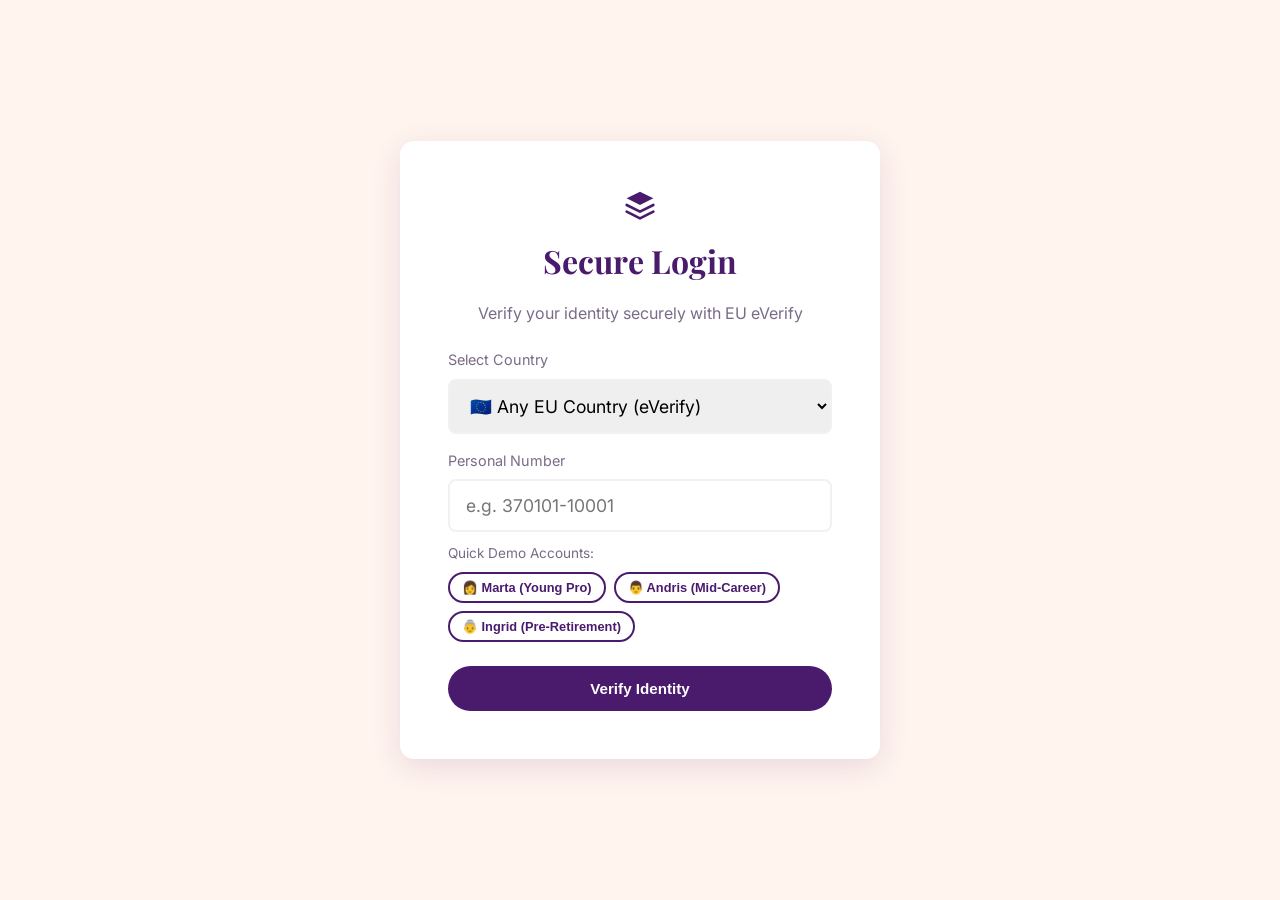
<file: index.html>
<!DOCTYPE html>
<html lang="en">
<head>
    <meta charset="UTF-8">
    <meta name="viewport" content="width=device-width, initial-scale=1.0">
    <title>eVerify | Clara</title>
    <link rel="stylesheet" href="assets/css/style.css">
</head>
<body>

<div class="login-page">
    <div class="login-card" id="login-step">
        <div class="logo" style="justify-content: center; margin-bottom: 1rem;">
            <svg width="32" height="32" viewBox="0 0 24 24" fill="none" xmlns="http://www.w3.org/2000/svg">
                <path d="M12 2L2 7L12 12L22 7L12 2Z" fill="var(--color-brand)"/>
                <path d="M2 17L12 22L22 17" stroke="var(--color-brand)" stroke-width="2" stroke-linecap="round" stroke-linejoin="round"/>
                <path d="M2 12L12 17L22 12" stroke="var(--color-brand)" stroke-width="2" stroke-linecap="round" stroke-linejoin="round"/>
            </svg>
        </div>
        <h2>Secure Login</h2>
        <p class="text-muted mb-3">Verify your identity securely with EU eVerify</p>
        
        <div style="text-align: left; margin-bottom: 1.5rem;">
            <label class="text-muted" style="display: block; margin-bottom: 0.5rem; font-size: 0.9rem;">Select Country</label>
            <select class="login-input">
                <option>🇪🇺 Any EU Country (eVerify)</option>
                <option>🇱🇻 Latvia</option>
                <option>🇪🇪 Estonia</option>
                <option>🇱🇹 Lithuania</option>
            </select>
            
            <label class="text-muted" style="display: block; margin-bottom: 0.5rem; font-size: 0.9rem;">Personal Number</label>
            <input type="text" id="personal-number" class="login-input" placeholder="e.g. 370101-10001">
            <div style="margin-top: -5px; margin-bottom: 20px;">
                <p class="text-muted" style="font-size: 0.85rem; margin-bottom: 8px;">Quick Demo Accounts:</p>
                <div style="display: flex; gap: 8px; flex-wrap: wrap;">
                    <button class="btn btn-outline" style="padding: 6px 12px; font-size: 0.8rem;" onclick="fillDemo('370101-10001')">👩 Marta (Young Pro)</button>
                    <button class="btn btn-outline" style="padding: 6px 12px; font-size: 0.8rem;" onclick="fillDemo('370101-20002')">👨 Andris (Mid-Career)</button>
                    <button class="btn btn-outline" style="padding: 6px 12px; font-size: 0.8rem;" onclick="fillDemo('370101-30003')">👵 Ingrid (Pre-Retirement)</button>
                </div>
            </div>
        </div>

        <button class="btn btn-primary" style="width: 100%; padding: 14px;" onclick="startLogin()">Verify Identity</button>
    </div>

    <div class="login-card hidden" id="waiting-step">
        <h2>Check your phone</h2>
        <p class="text-muted mb-2">Open the eVerify app to confirm your identity.</p>
        <h1 style="color: var(--color-accent-blue); letter-spacing: 4px; margin: 2rem 0;">4829</h1>
        <div class="spinner"></div>
    </div>
</div>

<script src="assets/js/data.js"></script>
<script>
    function fillDemo(id) {
        document.getElementById('personal-number').value = id;
        startLogin();
    }

    function startLogin() {
        const idInput = document.getElementById('personal-number').value.trim();
        if (!idInput) {
            alert('Please enter a personal number (e.g. 370101-10001)');
            return;
        }

        if (setPersona(idInput)) {
            document.getElementById('login-step').classList.add('hidden');
            document.getElementById('waiting-step').classList.remove('hidden');
            
            // Simulate waiting for phone confirmation
            setTimeout(() => {
                window.location.href = 'dashboard.html';
            }, 2500);
        } else {
            alert('Unknown personal number. Please use one of the demo users.');
        }
    }
</script>

</body>
</html>
</file>
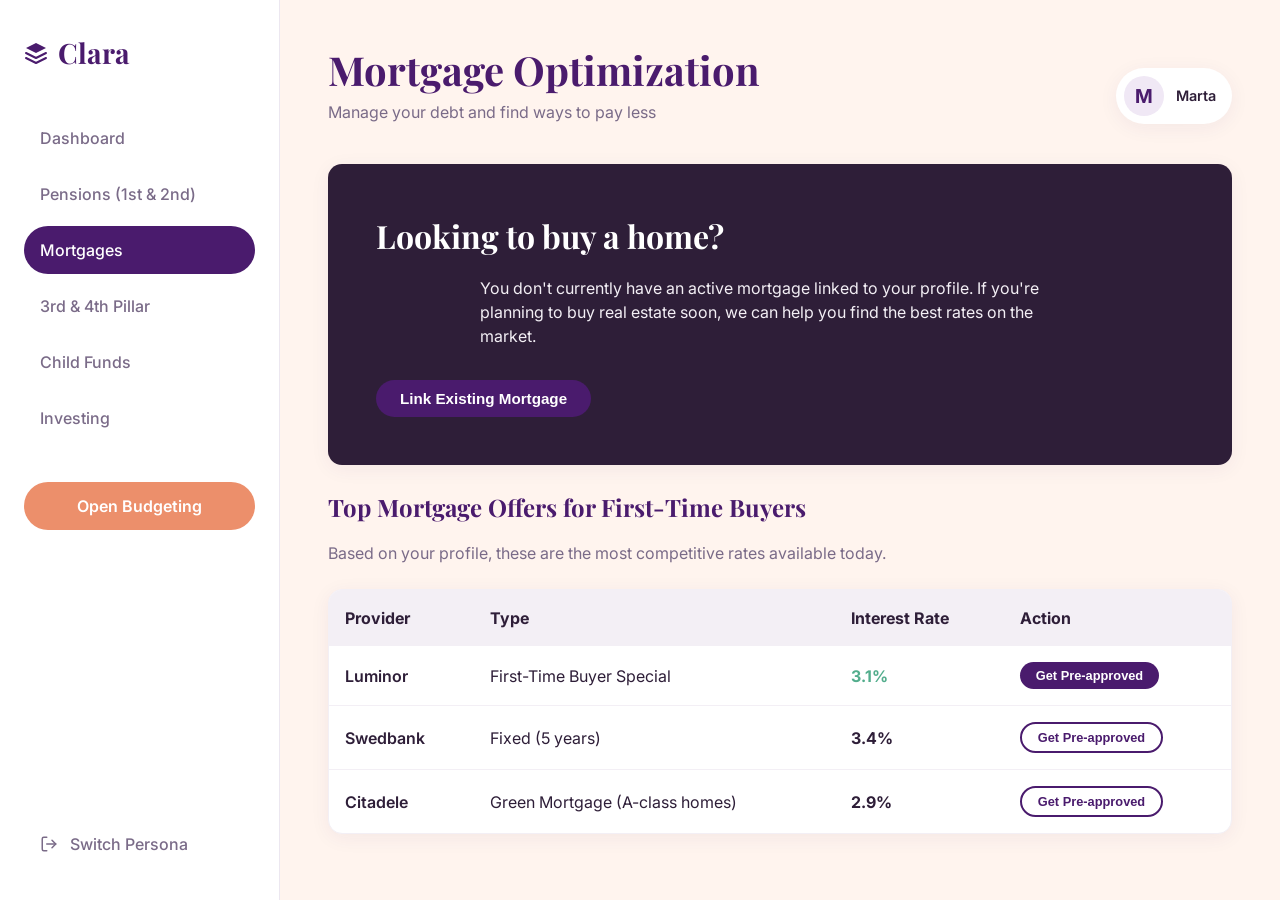
<file: mortgages.html>
<!DOCTYPE html>
<html lang="en">
<head>
    <meta charset="UTF-8">
    <meta name="viewport" content="width=device-width, initial-scale=1.0">
    <title>Mortgages | Clara</title>
    <link rel="stylesheet" href="assets/css/style.css">
    <style>
        .tabs {
            display: flex;
            gap: 10px;
            margin-bottom: 20px;
            border-bottom: 1px solid var(--color-bg-alt);
            padding-bottom: 10px;
            overflow-x: auto;
        }
        .tab {
            padding: 8px 16px;
            border-radius: var(--border-radius-pill);
            background: transparent;
            border: none;
            cursor: pointer;
            font-family: var(--font-body);
            font-weight: 600;
            color: var(--color-text-muted);
            white-space: nowrap;
            transition: all var(--transition-speed);
        }
        .tab.active {
            background: var(--color-brand);
            color: var(--color-white);
        }
        .tab:hover:not(.active) {
            background: var(--color-bg-alt);
            color: var(--color-brand);
        }
        .tab-content {
            display: none;
        }
        .tab-content.active {
            display: block;
        }
    </style>
</head>
<body>

<div class="app-container">
    <div id="sidebar-container"></div>

    <main class="main-content">
        <header class="page-header">
            <div>
                <h1 style="margin-bottom: 0;">Mortgage Optimization</h1>
                <p class="text-muted">Manage your debt and find ways to pay less</p>
            </div>
            <div class="user-profile">
                <div class="avatar"></div>
                <div>
                    <div class="user-name" style="font-weight: 600; font-size: 0.9rem;"></div>
                    <div class="text-muted" style="font-size: 0.8rem;" id="user-role"></div>
                </div>
            </div>
        </header>

        <div id="no-mortgage" class="hidden">
            <div class="card card-dark text-center mb-3" style="padding: 3rem;">
                <h2 class="mb-2">Looking to buy a home?</h2>
                <p style="color: var(--color-bg-alt); max-width: 600px; margin: 1rem auto 2rem;">You don't currently have an active mortgage linked to your profile. If you're planning to buy real estate soon, we can help you find the best rates on the market.</p>
                <button class="btn btn-primary" onclick="alert('In a real app, this would open a form to manually add an existing mortgage.')">Link Existing Mortgage</button>
            </div>
            
            <h3 class="mb-2">Top Mortgage Offers for First-Time Buyers</h3>
            <p class="text-muted mb-3">Based on your profile, these are the most competitive rates available today.</p>
            
            <div style="background: var(--color-white); border-radius: var(--border-radius-card); border: 1px solid var(--color-bg-alt); overflow: hidden; box-shadow: var(--shadow-card);">
                <table style="width: 100%; border-collapse: collapse; text-align: left;">
                    <tr style="background: var(--color-bg-alt); color: var(--color-brand-dark);">
                        <th style="padding: 16px;">Provider</th>
                        <th style="padding: 16px;">Type</th>
                        <th style="padding: 16px;">Interest Rate</th>
                        <th style="padding: 16px;">Action</th>
                    </tr>
                    <tr style="border-bottom: 1px solid var(--color-bg-alt);">
                        <td style="padding: 16px; font-weight: 600;">Luminor</td>
                        <td style="padding: 16px;">First-Time Buyer Special</td>
                        <td style="padding: 16px; color: var(--color-positive); font-weight: bold;">3.1%</td>
                        <td style="padding: 16px;"><button class="btn btn-primary" style="padding: 6px 16px; font-size: 0.8rem;">Get Pre-approved</button></td>
                    </tr>
                    <tr style="border-bottom: 1px solid var(--color-bg-alt);">
                        <td style="padding: 16px; font-weight: 600;">Swedbank</td>
                        <td style="padding: 16px;">Fixed (5 years)</td>
                        <td style="padding: 16px; font-weight: bold;">3.4%</td>
                        <td style="padding: 16px;"><button class="btn btn-outline" style="padding: 6px 16px; font-size: 0.8rem;">Get Pre-approved</button></td>
                    </tr>
                    <tr>
                        <td style="padding: 16px; font-weight: 600;">Citadele</td>
                        <td style="padding: 16px;">Green Mortgage (A-class homes)</td>
                        <td style="padding: 16px; font-weight: bold;">2.9%</td>
                        <td style="padding: 16px;"><button class="btn btn-outline" style="padding: 6px 16px; font-size: 0.8rem;">Get Pre-approved</button></td>
                    </tr>
                </table>
            </div>
        </div>

        <div id="has-mortgage" class="hidden">
            <div class="grid-4 mb-3">
                <div class="card card-dark" style="grid-column: span 2;">
                    <p style="color: var(--color-bg-alt); text-transform: uppercase; letter-spacing: 1px; font-size: 0.85rem; margin-bottom: 8px;">Remaining Balance</p>
                    <h1 style="font-size: 2.5rem; margin-bottom: 0;" class="value-negative" id="mort-balance">€0.00</h1>
                    <p class="mt-1" style="color: var(--color-bg-alt);">Original loan: <span id="mort-original">€0.00</span></p>
                </div>
                <div class="card">
                    <p class="text-muted mb-1">Monthly Payment</p>
                    <h3 id="mort-monthly">€0.00</h3>
                </div>
                <div class="card">
                    <p class="text-muted mb-1">Current Interest Rate</p>
                    <h3 id="mort-rate">0%</h3>
                    <p class="text-muted mt-1" style="font-size: 0.8rem;" id="mort-term">0 years remaining</p>
                </div>
            </div>

            <div class="card">
                <h3 class="mb-3">Optimization Actions</h3>
                
                <div class="tabs">
                    <button class="tab active" onclick="switchTab('refinance')">💰 Refinance</button>
                    <button class="tab" onclick="switchTab('increase')">⬆️ Increase Monthly</button>
                    <button class="tab" onclick="switchTab('holiday')">⏸️ Credit Holiday</button>
                    <button class="tab" onclick="switchTab('childbirth')">👶 Child Birth</button>
                    <button class="tab" onclick="switchTab('findloan')" style="color: var(--color-positive);">🔍 Find a Loan</button>
                </div>

                <div id="tab-refinance" class="tab-content active">
                    <div class="grid-2">
                        <div>
                            <p class="text-muted mb-2">Market rates fluctuate. If you can secure a lower rate, refinancing could save you thousands over the loan term.</p>
                            <label class="text-muted mb-1" style="display: block; font-size: 0.9rem;">Target New Rate (%)</label>
                            <input type="number" id="refi-rate" value="3.5" step="0.1" style="padding: 10px; border-radius: 8px; border: 1px solid var(--color-bg-alt); width: 150px; margin-bottom: 20px;" oninput="calculateRefinance()">
                            <button class="btn btn-outline" onclick="calculateRefinance()">Calculate Savings</button>
                        </div>
                        <div class="card card-dark" style="margin-bottom: 0;">
                            <p style="color: var(--color-bg-alt); font-size: 0.9rem;">Estimated Monthly Savings</p>
                            <h2 id="refi-monthly-save" class="value-positive">€0.00</h2>
                            <p style="color: var(--color-bg-alt); font-size: 0.9rem; margin-top: 1rem;">Total Interest Saved</p>
                            <h3 id="refi-total-save" class="value-positive">€0.00</h3>
                        </div>
                    </div>
                    <div class="mt-3" style="background: var(--color-bg); padding: 1rem; border-radius: 8px;">
                        <h4 class="mb-1">How to refinance</h4>
                        <ol style="margin-left: 20px; font-size: 0.9rem; color: var(--color-text-muted);">
                            <li>Request a payoff quote from your current lender.</li>
                            <li>Apply for a mortgage with a new lender showing your target rate.</li>
                            <li>Pay attention to refinancing fees (usually 1-2% of loan balance).</li>
                        </ol>
                    </div>
                </div>

                <div id="tab-increase" class="tab-content">
                    <div class="grid-2">
                        <div>
                            <p class="text-muted mb-2">Adding a little extra to your monthly payment goes directly to the principal, drastically reducing total interest.</p>
                            <label class="text-muted mb-1" style="display: block; font-size: 0.9rem;">Extra Monthly Payment (€)</label>
                            <input type="number" id="inc-extra" value="100" step="50" style="padding: 10px; border-radius: 8px; border: 1px solid var(--color-bg-alt); width: 150px; margin-bottom: 20px;" oninput="calculateIncrease()">
                            <button class="btn btn-outline" onclick="calculateIncrease()">Calculate Impact</button>
                        </div>
                        <div class="card card-dark" style="margin-bottom: 0;">
                            <p style="color: var(--color-bg-alt); font-size: 0.9rem;">Years Saved</p>
                            <h2 id="inc-years-save" class="value-positive">0 years</h2>
                            <p style="color: var(--color-bg-alt); font-size: 0.9rem; margin-top: 1rem;">Total Interest Saved</p>
                            <h3 id="inc-total-save" class="value-positive">€0.00</h3>
                        </div>
                    </div>
                    <div class="mt-3" style="background: var(--color-bg); padding: 1rem; border-radius: 8px;">
                        <h4 class="mb-1">How to increase payment</h4>
                        <ol style="margin-left: 20px; font-size: 0.9rem; color: var(--color-text-muted);">
                            <li>Log in to your bank's portal.</li>
                            <li>Go to Loan details > Repayment schedule.</li>
                            <li>Select "Make extra payment" or "Change monthly amount".</li>
                            <li>Ensure the extra amount is applied to principal, not future interest.</li>
                        </ol>
                    </div>
                </div>

                <div id="tab-holiday" class="tab-content">
                    <div class="grid-2">
                        <div>
                            <h4 class="mb-1" style="color: var(--color-positive);">Eligibility: Approved ✅</h4>
                            <p class="text-muted mb-2">You can request a pause on principal payments for up to 6 months. Note: You will still pay interest during this time.</p>
                            <button class="btn btn-outline">Apply via eVerify</button>
                        </div>
                        <div class="card card-alert" style="margin-bottom: 0;">
                            <div>
                                <h4 style="color: var(--color-brand-dark);">Cost Warning</h4>
                                <p style="font-size: 0.9rem; color: var(--color-brand-dark);">Taking a 6-month holiday will increase your total loan cost by approximately <b id="holiday-cost">€0.00</b> due to capitalized interest.</p>
                            </div>
                        </div>
                    </div>
                </div>

                <div id="tab-childbirth" class="tab-content">
                    <div class="grid-2">
                        <div>
                            <p class="text-muted mb-2">Most EU banks allow a 1-year mortgage payment pause (principal) upon the birth of a child without penalty fees.</p>
                            <button class="btn btn-primary">Start Application</button>
                        </div>
                        <div class="card" style="background: #F0E8F5; margin-bottom: 0;">
                            <h4>Required Documents</h4>
                            <ul style="margin-left: 20px; font-size: 0.9rem; color: var(--color-brand-dark); margin-top: 10px;">
                                <li>Child's birth certificate</li>
                                <li>ID of borrower</li>
                                <li>Signed bank request form</li>
                            </ul>
                        </div>
                    </div>
                </div>

                <div id="tab-findloan" class="tab-content">
                    <h3 class="mb-2">Top Mortgage Picks</h3>
                    <p class="text-muted mb-3">Based on your profile, these are the best current offers on the market.</p>
                    
                    <div style="background: var(--color-white); border-radius: var(--border-radius-card); border: 1px solid var(--color-bg-alt); overflow: hidden;">
                        <table style="width: 100%; border-collapse: collapse; text-align: left;">
                            <tr style="background: var(--color-bg-alt); color: var(--color-brand-dark);">
                                <th style="padding: 16px;">Provider</th>
                                <th style="padding: 16px;">Type</th>
                                <th style="padding: 16px;">Interest Rate</th>
                                <th style="padding: 16px;">Action</th>
                            </tr>
                            <tr style="border-bottom: 1px solid var(--color-bg-alt);">
                                <td style="padding: 16px; font-weight: 600;">Luminor</td>
                                <td style="padding: 16px;">Fixed (5 years)</td>
                                <td style="padding: 16px; color: var(--color-positive); font-weight: bold;">3.2%</td>
                                <td style="padding: 16px;"><button class="btn btn-primary" style="padding: 6px 16px; font-size: 0.8rem;">Apply Now</button></td>
                            </tr>
                            <tr style="border-bottom: 1px solid var(--color-bg-alt);">
                                <td style="padding: 16px; font-weight: 600;">Citadele</td>
                                <td style="padding: 16px;">Variable (EURIBOR)</td>
                                <td style="padding: 16px; font-weight: bold;">3.5% + 6m</td>
                                <td style="padding: 16px;"><button class="btn btn-outline" style="padding: 6px 16px; font-size: 0.8rem;">Apply Now</button></td>
                            </tr>
                            <tr>
                                <td style="padding: 16px; font-weight: 600;">Swedbank</td>
                                <td style="padding: 16px;">Green Mortgage</td>
                                <td style="padding: 16px; font-weight: bold;">3.8%</td>
                                <td style="padding: 16px;"><button class="btn btn-outline" style="padding: 6px 16px; font-size: 0.8rem;">Apply Now</button></td>
                            </tr>
                        </table>
                    </div>
                </div>

            </div>
        </div>

    </main>
</div>

<script src="assets/js/data.js"></script>
<script src="assets/js/nav.js"></script>
<script>
    let currentUser = null;

    document.addEventListener("DOMContentLoaded", () => {
        currentUser = getPersona();
        if (!currentUser) {
            window.location.href = 'index.html';
            return;
        }

        if (currentUser.mortgage.active) {
            document.getElementById('has-mortgage').classList.remove('hidden');
            document.getElementById('mort-balance').textContent = formatCurrency(-currentUser.mortgage.balance);
            document.getElementById('mort-original').textContent = formatCurrency(currentUser.mortgage.original);
            document.getElementById('mort-monthly').textContent = formatCurrency(currentUser.mortgage.monthly);
            document.getElementById('mort-rate').textContent = `${currentUser.mortgage.rate}%`;
            document.getElementById('mort-term').textContent = `${currentUser.mortgage.termRemaining} years remaining`;
            
            calculateRefinance();
            calculateIncrease();
            
            // Mock holiday cost (6 months of interest)
            const monthlyInterest = (currentUser.mortgage.balance * (currentUser.mortgage.rate / 100)) / 12;
            document.getElementById('holiday-cost').textContent = formatCurrency(monthlyInterest * 6);
        } else {
            document.getElementById('no-mortgage').classList.remove('hidden');
        }
    });

    function switchTab(tabId) {
        document.querySelectorAll('.tab').forEach(t => t.classList.remove('active'));
        document.querySelectorAll('.tab-content').forEach(c => c.classList.remove('active'));
        
        event.target.classList.add('active');
        document.getElementById(`tab-${tabId}`).classList.add('active');
    }

    // Basic mock calculations for demonstration
    function calculateRefinance() {
        if (!currentUser || !currentUser.mortgage.active) return;
        const newRate = parseFloat(document.getElementById('refi-rate').value);
        if (isNaN(newRate)) return;
        
        const oldRate = currentUser.mortgage.rate;
        if (newRate >= oldRate) {
            document.getElementById('refi-monthly-save').textContent = '€0.00';
            document.getElementById('refi-total-save').textContent = '€0.00';
            return;
        }
        
        const P = currentUser.mortgage.balance;
        const n = currentUser.mortgage.termRemaining * 12;
        
        // Calculate true old monthly payment (ignoring flawed mock data)
        const rOld = oldRate / 100 / 12;
        const pmtOld = P * (rOld * Math.pow(1 + rOld, n)) / (Math.pow(1 + rOld, n) - 1);
        
        // Calculate new monthly payment
        const rNew = newRate / 100 / 12;
        let pmtNew = 0;
        if (rNew > 0) {
            pmtNew = P * (rNew * Math.pow(1 + rNew, n)) / (Math.pow(1 + rNew, n) - 1);
        } else {
            pmtNew = P / n;
        }
        
        const monthlySavings = pmtOld - pmtNew;
        const totalSavings = (pmtOld * n) - (pmtNew * n);
        
        document.getElementById('refi-monthly-save').textContent = formatCurrency(monthlySavings);
        document.getElementById('refi-total-save').textContent = formatCurrency(totalSavings);
    }

    function calculateIncrease() {
        if (!currentUser || !currentUser.mortgage.active) return;
        const extra = parseFloat(document.getElementById('inc-extra').value);
        if (isNaN(extra) || extra <= 0) return;
        
        const P = currentUser.mortgage.balance;
        const n = currentUser.mortgage.termRemaining * 12;
        const r = (currentUser.mortgage.rate / 100) / 12;
        
        // Calculate true baseline payment
        const pmtOld = P * (r * Math.pow(1 + r, n)) / (Math.pow(1 + r, n) - 1);
        const newPmt = pmtOld + extra;
        
        let newMonths = 0;
        if (P * r >= newPmt) {
            newMonths = n;
        } else {
            newMonths = -Math.log(1 - (P * r) / newPmt) / Math.log(1 + r);
        }
        
        const monthsSaved = Math.max(0, n - newMonths);
        const yearsSaved = monthsSaved / 12;
        
        const oldTotal = pmtOld * n;
        const newTotal = newPmt * newMonths;
        const interestSaved = Math.max(0, oldTotal - newTotal);
        
        document.getElementById('inc-years-save').textContent = `${yearsSaved.toFixed(1)} years`;
        document.getElementById('inc-total-save').textContent = formatCurrency(interestSaved);
    }
</script>

</body>
</html>
</file>
<file: assets/css/style.css>
@import url('https://fonts.googleapis.com/css2?family=Inter:wght@300;400;500;600;700&family=Playfair+Display:ital,wght@0,400;0,600;0,700;1,400;1,600&display=swap');

:root {
    /* Color Palette - PocketSmith Inspired */
    --color-bg: #FFF4EE; /* Warm cream-peach */
    --color-bg-alt: #F3EFF5; /* Soft lavender */
    --color-brand: #4A1B6D; /* Deep purple */
    --color-brand-dark: #2E1E38; /* Dark panel bg */
    --color-brand-light: #F0E8F5; /* Light purple for hovers */
    --color-accent-purple: #7C3A8D;
    --color-accent-blue: #5176C1;
    --color-accent-coral: #EC8F6B;
    --color-accent-yellow: #F5D686;
    --color-positive: #52AD8C;
    --color-negative: #E08272;
    --color-text: #2E1E38;
    --color-text-muted: #7A6B88;
    --color-white: #FFFFFF;
    
    /* UI Dimensions & Shadows */
    --border-radius-card: 14px;
    --border-radius-pill: 9999px;
    --shadow-card: 0 4px 20px rgba(74, 27, 109, 0.06);
    --shadow-hover: 0 8px 30px rgba(74, 27, 109, 0.12);
    --transition-speed: 0.2s;
    
    /* Fonts */
    --font-heading: 'Playfair Display', serif;
    --font-body: 'Inter', sans-serif;
}

* {
    margin: 0;
    padding: 0;
    box-sizing: border-box;
}

body {
    font-family: var(--font-body);
    background-color: var(--color-bg);
    color: var(--color-text);
    line-height: 1.5;
    -webkit-font-smoothing: antialiased;
}

h1, h2, h3, h4, h5, h6 {
    font-family: var(--font-heading);
    font-weight: 700;
    color: var(--color-brand);
    margin-bottom: 0.5em;
}

h1 { font-size: 2.5rem; }
h2 { font-size: 2rem; }
h3 { font-size: 1.5rem; }

a {
    color: var(--color-brand);
    text-decoration: none;
    transition: color var(--transition-speed);
}

a:hover {
    color: var(--color-accent-purple);
}

/* Layout */
.app-container {
    display: flex;
    min-height: 100vh;
    max-width: 1500px;
    margin: 0 auto;
}

/* Sidebar Navigation */
.sidebar {
    width: 280px;
    background-color: var(--color-white);
    border-right: 1px solid rgba(74, 27, 109, 0.1);
    padding: 2rem 1.5rem;
    display: flex;
    flex-direction: column;
    position: sticky;
    top: 0;
    height: 100vh;
    overflow-y: auto;
    z-index: 10;
}

.logo {
    font-family: var(--font-heading);
    font-size: 1.75rem;
    font-weight: 700;
    color: var(--color-brand);
    margin-bottom: 2.5rem;
    display: flex;
    align-items: center;
    gap: 10px;
}

.logo span {
    color: var(--color-accent-coral);
}

.nav-links {
    list-style: none;
    display: flex;
    flex-direction: column;
    gap: 0.5rem;
    flex-grow: 1;
}

.nav-links a {
    display: flex;
    align-items: center;
    gap: 12px;
    padding: 12px 16px;
    border-radius: var(--border-radius-pill);
    color: var(--color-text-muted);
    font-weight: 500;
    transition: all var(--transition-speed);
}

.nav-links a:hover {
    background-color: var(--color-bg-alt);
    color: var(--color-brand);
}

.nav-links a.active {
    background-color: var(--color-brand);
    color: var(--color-white);
}

/* Budgeting CTA */
.nav-budget-btn {
    margin-top: 2rem;
    background-color: var(--color-accent-coral);
    color: var(--color-white) !important;
    text-align: center;
    justify-content: center;
    font-weight: 600 !important;
}
.nav-budget-btn:hover {
    background-color: #d87e5b !important;
    color: white !important;
}

/* Main Content Area */
.main-content {
    flex-grow: 1;
    padding: 2.5rem 3rem;
    max-width: 1200px;
}

/* Header */
.page-header {
    display: flex;
    justify-content: space-between;
    align-items: flex-end;
    margin-bottom: 2.5rem;
}

.user-profile {
    display: flex;
    align-items: center;
    gap: 12px;
    background: var(--color-white);
    padding: 8px 16px 8px 8px;
    border-radius: var(--border-radius-pill);
    box-shadow: var(--shadow-card);
    cursor: pointer;
}

.avatar {
    width: 40px;
    height: 40px;
    background-color: var(--color-brand-light);
    color: var(--color-brand);
    border-radius: 50%;
    display: flex;
    align-items: center;
    justify-content: center;
    font-weight: 700;
    font-size: 1.2rem;
}

/* UI Components */
.card {
    background-color: var(--color-white);
    border-radius: var(--border-radius-card);
    padding: 1.5rem;
    box-shadow: var(--shadow-card);
    transition: transform var(--transition-speed), box-shadow var(--transition-speed);
    margin-bottom: 1.5rem;
}

.card:hover {
    transform: translateY(-2px);
    box-shadow: var(--shadow-hover);
}

.card-dark {
    background-color: var(--color-brand-dark);
    color: var(--color-white);
}

.card-dark h1, .card-dark h2, .card-dark h3 {
    color: var(--color-white);
}

.card-alert {
    background-color: var(--color-accent-yellow);
    border: none;
    display: flex;
    align-items: flex-start;
    gap: 16px;
}
.card-alert h4 {
    margin-bottom: 4px;
    color: var(--color-brand-dark);
}

.btn {
    display: inline-flex;
    align-items: center;
    justify-content: center;
    padding: 10px 24px;
    border-radius: var(--border-radius-pill);
    font-weight: 600;
    font-size: 0.95rem;
    cursor: pointer;
    transition: all var(--transition-speed);
    border: none;
    gap: 8px;
}

.btn-primary {
    background-color: var(--color-brand);
    color: var(--color-white);
}

.btn-primary:hover {
    background-color: var(--color-brand-dark);
    color: var(--color-white);
}

.btn-outline {
    background-color: transparent;
    border: 2px solid var(--color-brand);
    color: var(--color-brand);
}

.btn-outline:hover {
    background-color: var(--color-brand-light);
}

/* Financial Values Typography */
.value-positive {
    color: var(--color-positive);
    font-weight: 600;
}
.value-negative {
    color: var(--color-accent-coral);
    font-weight: 600;
}
.value-neutral {
    color: var(--color-text);
    font-weight: 600;
}

/* Grids */
.grid-2 {
    display: grid;
    grid-template-columns: 1fr 1fr;
    gap: 1.5rem;
}

.grid-3 {
    display: grid;
    grid-template-columns: repeat(3, 1fr);
    gap: 1.5rem;
}
.grid-4 {
    display: grid;
    grid-template-columns: repeat(4, 1fr);
    gap: 1.5rem;
}

/* Net Worth Badge */
.net-worth-badge {
    display: inline-flex;
    background: var(--color-white);
    border-radius: var(--border-radius-pill);
    box-shadow: var(--shadow-card);
    overflow: hidden;
    margin-top: 10px;
}
.nw-part {
    padding: 12px 24px;
    display: flex;
    flex-direction: column;
}
.nw-part .label {
    font-size: 0.75rem;
    text-transform: uppercase;
    letter-spacing: 0.05em;
    color: var(--color-text-muted);
}
.nw-part .val {
    font-size: 1.25rem;
    font-weight: 700;
}
.nw-assets {
    background-color: rgba(82, 173, 140, 0.1);
}
.nw-assets .val {
    color: var(--color-positive);
}
.nw-liabs {
    background-color: rgba(236, 143, 107, 0.1);
}
.nw-liabs .val {
    color: var(--color-negative);
}

/* Chart Container */
.chart-container {
    position: relative;
    height: 300px;
    width: 100%;
}

/* Utility */
.text-muted { color: var(--color-text-muted); }
.mt-1 { margin-top: 0.5rem; }
.mt-2 { margin-top: 1rem; }
.mt-3 { margin-top: 1.5rem; }
.mb-1 { margin-bottom: 0.5rem; }
.mb-2 { margin-bottom: 1rem; }
.mb-3 { margin-bottom: 1.5rem; }
.flex-between { display: flex; justify-content: space-between; align-items: center; }

/* Login Page Specifics */
.login-page {
    background-color: var(--color-bg);
    min-height: 100vh;
    display: flex;
    align-items: center;
    justify-content: center;
}
.login-card {
    background-color: var(--color-white);
    border-radius: var(--border-radius-card);
    box-shadow: var(--shadow-hover);
    padding: 3rem;
    width: 100%;
    max-width: 480px;
    text-align: center;
}
.login-input {
    width: 100%;
    padding: 14px 16px;
    border: 2px solid var(--color-bg-alt);
    border-radius: 8px;
    font-size: 1.1rem;
    margin-bottom: 1rem;
    font-family: var(--font-body);
    transition: border-color var(--transition-speed);
}
.login-input:focus {
    outline: none;
    border-color: var(--color-brand);
}

/* Spinner */
.spinner {
    width: 50px;
    height: 50px;
    border: 4px solid var(--color-bg-alt);
    border-top: 4px solid var(--color-brand);
    border-radius: 50%;
    animation: spin 1s linear infinite;
    margin: 20px auto;
}
@keyframes spin {
    0% { transform: rotate(0deg); }
    100% { transform: rotate(360deg); }
}

/* Hide elements initially */
.hidden { display: none !important; }

/* Mobile and Tablet Responsiveness */
@media (max-width: 600px) {
    .app-container {
        display: block;
    }
    .sidebar {
        width: 100%;
        height: auto;
        position: fixed;
        bottom: 0;
        left: 0;
        top: auto;
        border-right: none;
        border-top: 1px solid rgba(74, 27, 109, 0.1);
        padding: 10px;
        display: block;
        z-index: 100;
        box-shadow: 0 -4px 20px rgba(0,0,0,0.05);
    }
    .sidebar .logo {
        display: none;
    }
    .nav-links {
        flex-direction: row;
        overflow-x: auto;
        gap: 8px;
        margin-bottom: 0;
        padding-bottom: 5px;
        width: 100%;
        -webkit-overflow-scrolling: touch;
    }
    .nav-links::-webkit-scrollbar {
        display: none;
    }
    .nav-links li {
        flex-shrink: 0;
    }
    .nav-links a {
        padding: 8px 14px;
        font-size: 0.85rem;
        white-space: nowrap;
    }
    .nav-budget-btn {
        margin-top: 0;
    }
    .main-content {
        margin-left: 0;
        padding: 1.5rem 1rem;
        margin-bottom: 80px; /* space for bottom nav */
    }
    .page-header {
        flex-direction: column;
        align-items: flex-start;
        gap: 15px;
    }
    .grid-2, .grid-3, .grid-4 {
        grid-template-columns: 1fr;
    }
    .net-worth-badge {
        flex-direction: row;
        width: 100%;
        justify-content: space-between;
    }
    .flex-between {
        flex-direction: column;
        align-items: flex-start;
        gap: 15px;
    }
    .flex-between > div {
        width: 100%;
    }
    .login-card {
        padding: 2rem 1.5rem;
    }
}
</file>
